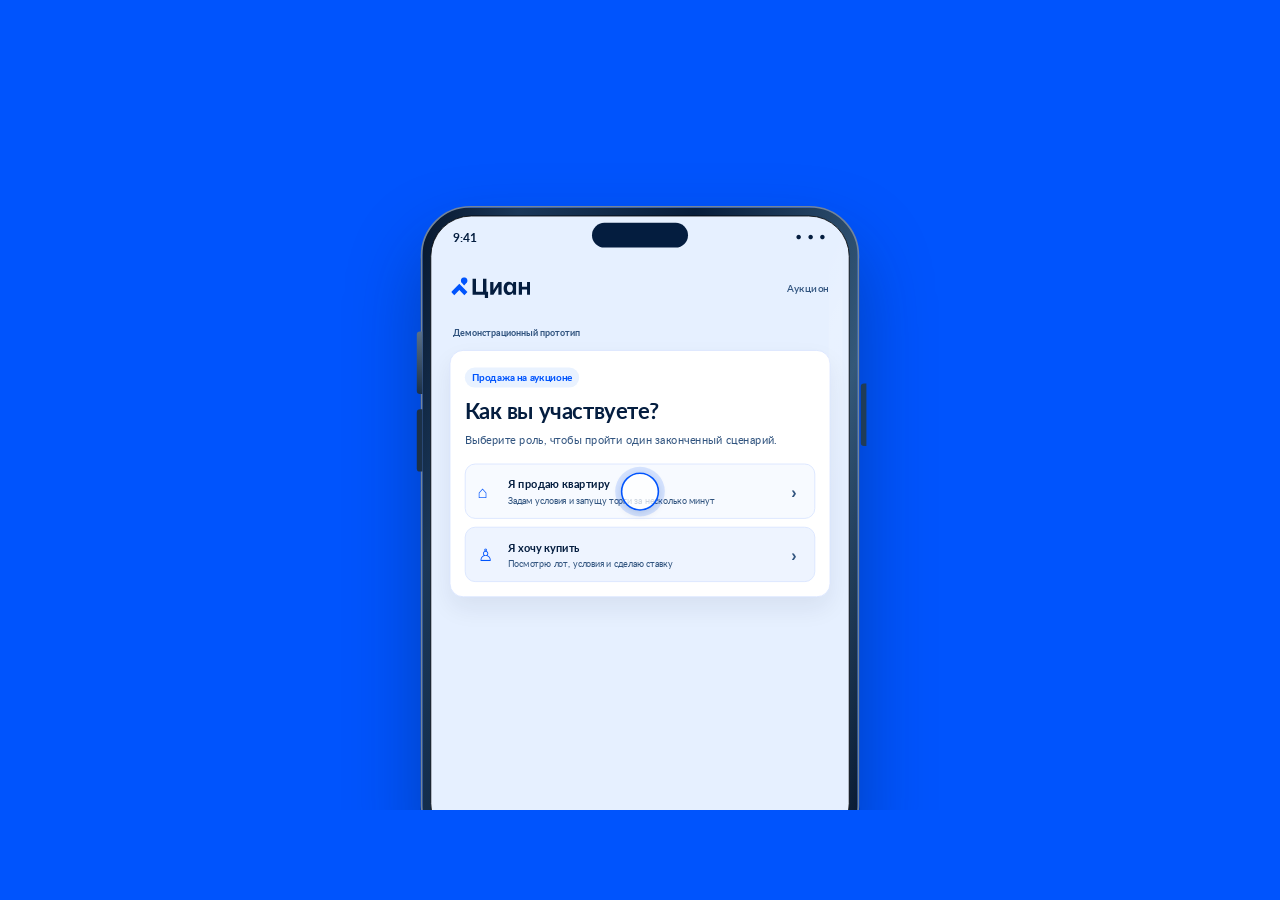
<file: motion/auction-promo/video.html>
<!doctype html>
<html lang="ru">
<head>
  <meta charset="utf-8">
  <meta name="viewport" content="width=device-width,initial-scale=1">
  <link rel="stylesheet" href="brand/brand.css">
  <script src="plan.js"></script>
  <style>
    *{box-sizing:border-box} html,body{margin:0;width:100%;height:100%;overflow:hidden;background:#0054fd;font-family:var(--font);color:var(--ink)}
    #app{position:absolute;width:1600px;height:900px;left:50%;top:50%;transform-origin:center;overflow:hidden;background:#0054fd}
    .rays,.bubble{display:none}
    .bubble.a{width:250px;height:250px;right:100px;top:-90px}.bubble.b{width:120px;height:120px;left:130px;bottom:-45px}.bubble.c{width:52px;height:52px;right:290px;bottom:110px}
    .phone{position:absolute;left:50%;top:calc(50% + 100px);width:548px;height:810px;padding:10px;border:2px solid #73849a;border-radius:62px;background:linear-gradient(105deg,#06162d 0%,#1b3859 16%,#071d3a 45%,#345879 78%,#06162d 100%);box-shadow:0 46px 90px #041d3f57,0 8px 0 #021127;transform:translate(-50%,-50%);overflow:visible}
    .phone:before{content:"";position:absolute;z-index:-1;left:-7px;top:155px;width:7px;height:78px;border-radius:4px 0 0 4px;background:linear-gradient(#597087,#1b3047);box-shadow:0 97px 0 #1b3047,555px 65px 0 #203c57}
    .phone:after{content:"";position:absolute;inset:4px 19px 4px auto;width:17px;border-radius:30px;background:linear-gradient(115deg,transparent 6%,#ffffff22 20%,transparent 46%);pointer-events:none}
    .screen{height:100%;border:1px solid #000;border-radius:51px;background:#e6f0ff;overflow:hidden;position:relative}
    .status{height:54px;padding:16px 27px 0;display:flex;justify-content:space-between;font-size:15px;font-weight:700}.island{position:absolute;top:8px;left:50%;width:120px;height:31px;transform:translateX(-50%);border-radius:20px;background:#041d3f}.dots{letter-spacing:2px;font-size:13px}
    .header{height:70px;padding:0 25px;display:flex;align-items:center;justify-content:space-between}.header img{width:99px}.header span{font-size:13px;color:#31547f;font-weight:600}
    .shell{height:calc(100% - 124px);padding:13px 23px 37px;position:relative}.eyebrow{font-size:11px;color:#31547f;font-weight:700;letter-spacing:.2px;margin:0 4px 11px}.card,.apartment{border:1px solid #d9e4ff;background:#fff;box-shadow:0 14px 30px #041d3f12}.card{border-radius:17px;padding:21px 18px 18px;margin-top:15px}.apartment{border-radius:16px;overflow:hidden;display:grid;grid-template-columns:142px 1fr;min-height:140px}
    .photo{position:relative;overflow:hidden;background:#d7e9f7}.photo img{width:100%;height:100%;object-fit:cover;object-position:center;display:block}.photo:after{content:"";position:absolute;inset:0;background:linear-gradient(135deg,#fff2,transparent 42%);pointer-events:none}
    .apartment-copy{padding:17px 15px}.apartment h2{margin:0;font-size:17px;line-height:22px}.apartment p,.apartment small{display:block;margin:6px 0 0;color:#31547f;font-size:12px;line-height:16px}
    .badge{display:inline-flex;align-items:center;min-height:24px;padding:4px 9px;border-radius:999px;background:#e9f2ff;color:#0054fd;font-size:12px;font-weight:700}.badge.ok{background:#def6e6;color:#208144}.badge.neutral{background:#edf1f6;color:#526d8d}
    h1{font-size:28px;line-height:33px;letter-spacing:-.65px;margin:12px 0 10px} .lead{font-size:14px;line-height:20px;color:#31547f;margin:0}.roles{display:grid;gap:10px;margin-top:20px}.role{border:1px solid #d6e2ff;border-radius:13px;background:#f7faff;padding:15px;display:grid;grid-template-columns:27px 1fr 14px;gap:11px;align-items:center}.role.buyer{background:#eef4ff}.role .icon{font-size:21px;color:#0054fd}.role strong{font-size:14px;display:block}.role small{display:block;color:#31547f;font-size:11px;line-height:15px;margin-top:3px}.arrow{color:#31547f;font-size:20px}
    .benefits{display:grid;gap:9px;margin:18px 0;color:#31547f;font-size:12px;font-weight:600}.benefits span:before{content:"✓";color:#168043;margin-right:8px}.primary{height:48px;border:0;border-radius:10px;width:100%;background:#0054fd;color:#fff;font-family:var(--font);font-weight:700;font-size:15px;box-shadow:0 8px 16px #0054fd32}.fields{display:grid;gap:10px;margin:16px 0}.field{border:1px solid #b9cdfd;border-radius:10px;background:#fff;padding:9px 12px}.field label{display:block;color:#31547f;font-size:11px;margin-bottom:4px}.field b{font-size:15px}.field small{display:block;margin-top:3px;color:#7389a8;font-size:10px}.review{display:grid;gap:10px;margin:15px 0}.review span{display:flex;justify-content:space-between;color:#31547f;font-size:13px}.review b{color:#041d3f}.private{display:flex;gap:7px;border-radius:10px;background:#eef4ff;padding:10px;color:#31547f;font-size:11px;line-height:15px;margin:14px 0}.private:before{content:"i";display:grid;place-items:center;flex:0 0 16px;height:16px;border:1.5px solid #31547f;border-radius:50%;font-weight:700}
    .momentum{margin:14px 0;padding:10px 11px;border-radius:11px;background:#eef4ff;display:flex;gap:10px;align-items:center;color:#31547f}.momentum i{font-style:normal;font-size:20px}.momentum strong,.momentum small{display:block}.momentum strong{font-size:12px;color:#041d3f}.momentum small{font-size:10px;margin-top:3px}.summary{display:grid;grid-template-columns:1.4fr 1fr;gap:1px;border:1px solid #d9e4ff;overflow:hidden;border-radius:12px;background:#d9e4ff}.summary div{padding:10px;background:#fff}.summary span{display:block;color:#31547f;font-size:10px}.summary b{display:block;font-size:15px;margin-top:4px}.summary .wide{grid-column:span 2}.summary .wide b{color:#168043}.bid{margin-top:14px;border:1px solid #b9cdfd;border-radius:10px;background:#fff;padding:10px 12px}.bid label{display:block;font-size:11px;color:#31547f}.bid b{display:block;margin-top:5px;font-size:17px}.bid small{color:#7389a8;font-size:10px}.success{margin:14px 0 0;padding:12px;border-radius:12px;background:#e3f6e9;display:flex;gap:9px}.success .check{width:21px;height:21px;display:grid;place-items:center;border-radius:50%;background:#2c9a52;color:#fff;font-weight:700}.success strong{font-size:13px;display:block;color:#126b32}.success p{font-size:11px;color:#20733d;line-height:15px;margin:3px 0 0}
    .touch-ring{position:absolute;width:48px;height:48px;border:2px solid #0054fd;border-radius:50%;z-index:19;pointer-events:none;background:#ffffffbf;box-shadow:0 0 0 7px #0054fd24,0 3px 10px #041d3f2b;transform-origin:center}
    .transition{position:absolute;z-index:25;left:50%;top:50%;width:520px;height:520px;display:grid;place-items:center;border-radius:50%;background:radial-gradient(circle,#0054fd 0 15%,#fff 15% 31%,#f7b718 31% 48%,#ff641a 48% 67%,#0054fd 67%);transform-origin:center;pointer-events:none}.transition img{width:96px;height:96px}
    .final{position:absolute;inset:0;display:flex;align-items:center;justify-content:center;background:#fff;text-align:center;z-index:30}.final-copy{width:100%;transform:translateY(-2px)}.final-copy strong{display:block;color:#0054fd;font-size:72px;line-height:1;letter-spacing:-2.6px}.final-copy p{font-size:30px;color:#041d3f;margin:26px 0 0}
  </style>
</head>
<body>
  <main id="app">
    <section class="phone" id="phone"><div class="screen"><div class="status"><span>9:41</span><span class="dots">● ● ●</span></div><i class="island"></i><header class="header"><img src="brand/logos/wordmark.svg" alt="Циан"><span>Аукцион</span></header><div class="shell" id="content"></div></div></section>
    <div class="touch-ring" id="touchRing"></div>
    <section class="transition" id="transition"><img id="transitionMark" src="assets/cian-mark-circle.png" alt="Знак Циана"></section>
    <section class="final" id="final"><div class="final-copy"><strong>Циан Аукцион.</strong><p>Задайте условия и запустите торги</p></div></section>
  </main>
  <script>
    const $ = (s) => document.querySelector(s);
    const app = $('#app'), content = $('#content'), phone = $('#phone'), touchRing = $('#touchRing'), transition = $('#transition'), transitionMark = $('#transitionMark'), final = $('#final');
    const clamp = (v,a=0,b=1) => Math.max(a,Math.min(b,v));
    const ease = (v) => {v=clamp(v);return v*v*(3-2*v)};
    const between = (t,a,b) => ease((t-a)/(b-a));
    const tap = (t,a,b) => Math.sin(Math.PI*clamp((t-a)/(b-a)));
    const setTouch = (x,y,visible=1,press=0) => {touchRing.style.left=(x-24)+'px';touchRing.style.top=(y-24)+'px';touchRing.style.opacity=visible;touchRing.style.transform='scale('+(1-press*.12)+')';};
    const setTouchAt = (selector,visible=1,press=0) => { if(!selector || visible<=0){setTouch(0,0,0);return;} const el=content.querySelector(selector); if(!el){setTouch(0,0,0);return;} const r=el.getBoundingClientRect(), a=app.getBoundingClientRect(), sc=Math.min(innerWidth/1600,innerHeight/900); setTouch((r.left+r.width/2-a.left)/sc,(r.top+r.height/2-a.top)/sc,visible,press); };
    const card = (inside) => '<div class="eyebrow">Демонстрационный прототип</div>'+inside;
    const apartment = '<article class="apartment"><div class="photo"><img src="assets/apartment-exterior.jpg" alt="Фасад современного жилого дома"></div><div class="apartment-copy"><h2>2-комн. квартира, 58,4 м²</h2><p>Москва, ул. Большая Черёмушкинская, 19</p><small>8 этаж из 17 · 8 мин. до метро</small></div></article>';
    function choice(){return card('<section class="card"><span class="badge">Продажа на аукционе</span><h1>Как вы участвуете?</h1><p class="lead">Выберите роль, чтобы пройти один законченный сценарий.</p><div class="roles"><div class="role"><span class="icon">⌂</span><span><strong>Я продаю квартиру</strong><small>Задам условия и запущу торги за несколько минут</small></span><b class="arrow">›</b></div><div class="role buyer"><span class="icon">♙</span><span><strong>Я хочу купить</strong><small>Посмотрю лот, условия и сделаю ставку</small></span><b class="arrow">›</b></div></div></section>')}
    function seller(){return card(apartment+'<section class="card"><span class="badge">Ваша квартира</span><h1>Пусть квартира найдёт лучшую цену</h1><p class="lead">Вы сами задаёте условия, а покупатели делают ставки.</p><div class="benefits"><span>Условия под вашим контролем</span><span>Публикация займёт около 3 минут</span></div><button class="primary">Задать условия аукциона</button></section>')}
    const typed = (value,start,end,t) => value.slice(0,Math.ceil(value.length*between(t,start,end)));
    function form(t){const start=typed('14 500 000',3.9,4.27,t), step=typed('100 000',4.28,4.55,t), ends=typed('26 ноября, 19:00',4.56,4.9,t), reserve=typed('15 000 000',4.91,5.22,t);return card(apartment+'<section class="card"><h1>Условия аукциона</h1><p class="lead">Укажите условия, которые увидят покупатели.</p><div class="fields"><div class="field"><label>Стартовая цена, ₽</label><b>'+ (start||' ') +'</b></div><div class="field"><label>Минимальный шаг ставки, ₽</label><b>'+ (step||' ') +'</b></div><div class="field"><label>Аукцион завершится</label><b>'+ (ends||' ') +'</b></div><div class="field"><label>Резервная цена, ₽</label><b>'+ (reserve||' ') +'</b><small>Эту сумму увидите только вы</small></div></div><button class="primary form-action">Проверить условия</button></section>')}
    function review(){return card(apartment+'<section class="card"><span class="badge">Проверьте перед публикацией</span><h1>Всё готово к аукциону</h1><div class="review"><span>Стартовая цена <b>14 500 000 ₽</b></span><span>Минимальный шаг <b>100 000 ₽</b></span><span>Завершение <b>26 ноября, 19:00</b></span><span>Резервная цена <b>15 000 000 ₽</b></span></div><p class="private">Резервная цена не будет видна покупателям.</p><button class="primary">Опубликовать аукцион</button></section>')}
    function buyer(ok=false,t=0){const bid=typed('14 600 000',8.22,8.78,t);return card(apartment+'<section class="card"><span class="badge">Аукцион открыт</span><h1>Ваша ставка может стать лучшей</h1><div class="momentum"><i>◷</i><span><strong>Торги завершатся 26 ноября, 19:00</strong><small>Успейте оставить ставку до окончания аукциона</small></span></div><div class="summary"><div><span>Текущая ставка</span><b>'+ (ok?'14 600 000 ₽':'14 500 000 ₽') +'</b></div><div><span>Минимальный шаг</span><b>100 000 ₽</b></div><div class="wide"><span>Ставок</span><b>'+ (ok?'1':'0') +'</b></div></div>'+ (ok?'<div class="success"><span class="check">✓</span><span><strong>Ставка принята</strong><p>Сейчас вы лидируете. Мы сообщим, если ставку перебьют.</p></span></div>':'<div class="bid"><label>Ваша ставка, ₽</label><b>'+ (bid||' ') +'</b><small>Не меньше 14 600 000 ₽</small></div><button class="primary" style="margin-top:11px">Сделать ставку</button>') +'</section>')}
    let last=''; function put(key,html){if(key!==last || key==='form' || key==='buyer'){content.innerHTML=html;last=key}}
    function render(t){
      const scale=Math.min(innerWidth/1600,innerHeight/900); app.style.transform='translate(-50%,-50%) scale('+scale+')';
      let key='choice', html=choice(), target='.role', cv=1, press=tap(t,1.45,1.78), zoom=1, scroll=0;
      if(t<1.8){key='choice';html=choice();target='.role';press=tap(t,1.45,1.78);}
      else if(t<3.8){key='seller';html=seller();target='.primary';press=tap(t,3.2,3.7);zoom=1.01;}
      else if(t<5.8){key='form';html=form(t);target='.form-action';press=tap(t,5.43,5.75);cv=between(t,5.05,5.38);scroll=118*between(t,5.08,5.5);zoom=1.025;}
      else if(t<7.8){key='review';html=review();target='.primary';press=tap(t,6.95,7.6);zoom=1.03;}
      else if(t<10.0){key='buyer';html=buyer(false,t);target='.primary';press=tap(t,9.2,9.8);cv=between(t,8.86,9.12);scroll=126*between(t,8.82,9.18);zoom=1.02;}
      else {key='accepted';html=buyer(true,t);target='';cv=0;zoom=1.035;}
      const exit=between(t,11.45,12.25);
      put(key,html); content.style.transform='translateY(-'+scroll+'px)';phone.style.transform='translate(-50%,-50%) translateY('+(exit*850)+'px) scale('+zoom+')';setTouchAt(target,cv*(1-exit),press);
      const tp=between(t,12.18,13.42), active=t>=12.05&&t<13.55;
      transition.style.opacity=active?1:0;transition.style.transform='translate(-50%,-50%) scale('+(0.13+tp*4.8)+')';transitionMark.style.opacity=1-between(t,12.8,13.28);transitionMark.style.transform='scale('+(1-between(t,12.2,13.28)*.8)+')';
      const fp=between(t,13.32,13.72);final.style.opacity=fp;final.style.transform='none';
    }
    window.DURATION=window.PLAN.duration;window.FPS=window.PLAN.fps;window.render=render;
    const apartmentImage = new Image(); apartmentImage.src = 'assets/apartment-exterior.jpg';
    Promise.all([document.fonts.ready, apartmentImage.decode().catch(() => {})]).then(()=>{render(0);window.READY=true});
  </script>
</body>
</html>
</file>
<file: motion/auction-promo/brand/brand.css>
/* Профиль ролика: значения взяты из токенов и мобильного прототипа Циана. */
@font-face{font-family:'Cian Lato';src:url('fonts/Lato-Regular.woff2') format('woff2');font-weight:400;font-style:normal;font-display:block}
@font-face{font-family:'Cian Lato';src:url('fonts/Lato-Semibold.woff2') format('woff2');font-weight:600;font-style:normal;font-display:block}
@font-face{font-family:'Cian Lato';src:url('fonts/Lato-Bold.woff2') format('woff2');font-weight:700;font-style:normal;font-display:block}

:root{
  --font:'Cian Lato',Arial,sans-serif;
  --w-regular:400; --w-medium:600; --w-bold:700;
  --accent:#0054fd; --accent-ink:#fff;
  --ink:#041d3f; --ink2:#31547f; --ink3:#7389a8;
  --line:#d9e4ff; --line2:#b9cdfd; --soft:#eef4ff;
  --dark:#041d3f; --surface:#fff; --bg:#e6f0ff;
  --dim:4,29,63; --sub-bg:rgba(4,29,63,.88); --cursor:#041d3f;
  --r-app:28px;
  --ring-stops:#0054fd,#2974ff,#75a4ff,#2974ff,#0054fd;
}
</file>
